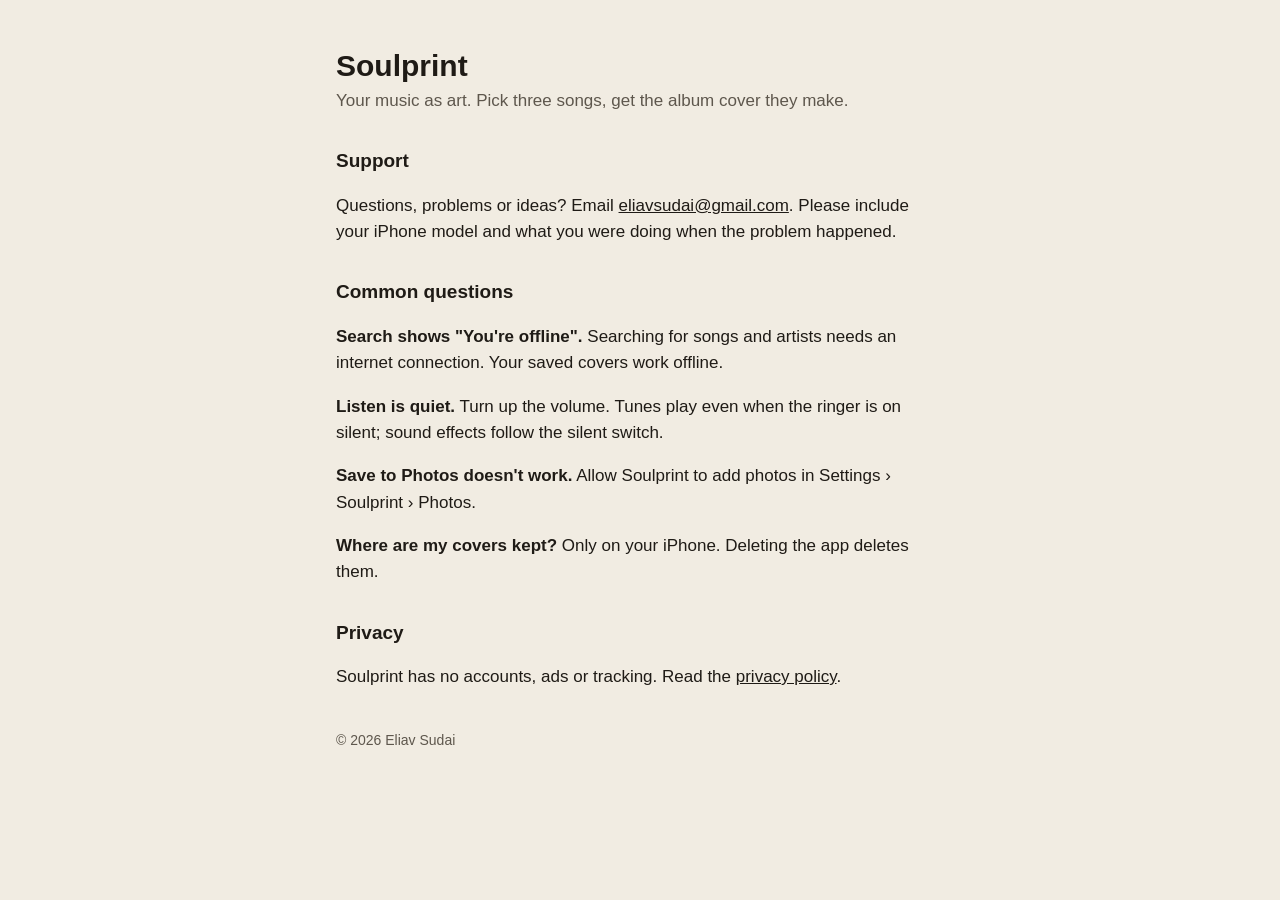
<file: index.html>
<!doctype html>
<html lang="en">
<head>
<meta charset="utf-8">
<meta name="viewport" content="width=device-width, initial-scale=1">
<title>Soulprint Support</title>
<link rel="stylesheet" href="style.css">
</head>
<body>
<main>
  <h1>Soulprint</h1>
  <p class="sub">Your music as art. Pick three songs, get the album cover they make.</p>

  <h2>Support</h2>
  <p>Questions, problems or ideas? Email <a href="mailto:eliavsudai@gmail.com">eliavsudai@gmail.com</a>. Please include your iPhone model and what you were doing when the problem happened.</p>

  <h2>Common questions</h2>
  <p><strong>Search shows "You're offline".</strong> Searching for songs and artists needs an internet connection. Your saved covers work offline.</p>
  <p><strong>Listen is quiet.</strong> Turn up the volume. Tunes play even when the ringer is on silent; sound effects follow the silent switch.</p>
  <p><strong>Save to Photos doesn't work.</strong> Allow Soulprint to add photos in Settings › Soulprint › Photos.</p>
  <p><strong>Where are my covers kept?</strong> Only on your iPhone. Deleting the app deletes them.</p>

  <h2>Privacy</h2>
  <p>Soulprint has no accounts, ads or tracking. Read the <a href="privacy.html">privacy policy</a>.</p>

  <footer>© 2026 Eliav Sudai</footer>
</main>
</body>
</html>
</file>
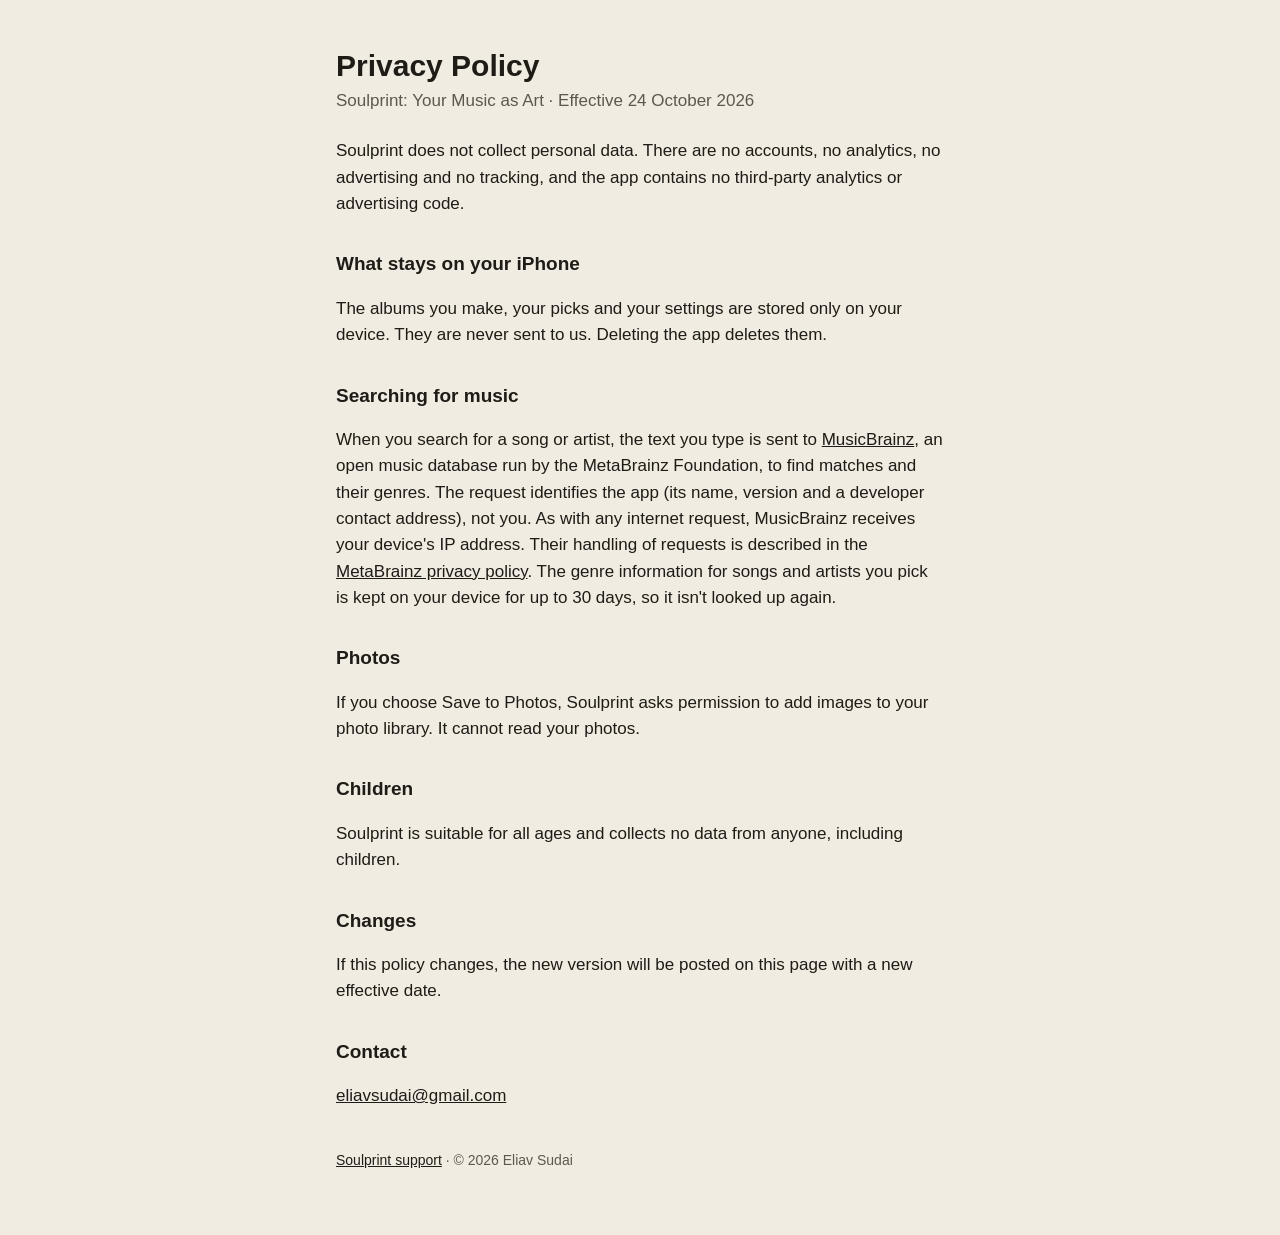
<file: privacy.html>
<!doctype html>
<html lang="en">
<head>
<meta charset="utf-8">
<meta name="viewport" content="width=device-width, initial-scale=1">
<title>Soulprint Privacy Policy</title>
<link rel="stylesheet" href="style.css">
</head>
<body>
<main>
  <h1>Privacy Policy</h1>
  <p class="sub">Soulprint: Your Music as Art · Effective 24 October 2026</p>

  <p>Soulprint does not collect personal data. There are no accounts, no analytics, no advertising and no tracking, and the app contains no third-party analytics or advertising code.</p>

  <h2>What stays on your iPhone</h2>
  <p>The albums you make, your picks and your settings are stored only on your device. They are never sent to us. Deleting the app deletes them.</p>

  <h2>Searching for music</h2>
  <p>When you search for a song or artist, the text you type is sent to <a href="https://musicbrainz.org">MusicBrainz</a>, an open music database run by the MetaBrainz Foundation, to find matches and their genres. The request identifies the app (its name, version and a developer contact address), not you. As with any internet request, MusicBrainz receives your device's IP address. Their handling of requests is described in the <a href="https://metabrainz.org/privacy">MetaBrainz privacy policy</a>. The genre information for songs and artists you pick is kept on your device for up to 30 days, so it isn't looked up again.</p>

  <h2>Photos</h2>
  <p>If you choose Save to Photos, Soulprint asks permission to add images to your photo library. It cannot read your photos.</p>

  <h2>Children</h2>
  <p>Soulprint is suitable for all ages and collects no data from anyone, including children.</p>

  <h2>Changes</h2>
  <p>If this policy changes, the new version will be posted on this page with a new effective date.</p>

  <h2>Contact</h2>
  <p><a href="mailto:eliavsudai@gmail.com">eliavsudai@gmail.com</a></p>

  <footer><a href="index.html">Soulprint support</a> · © 2026 Eliav Sudai</footer>
</main>
</body>
</html>
</file>
<file: style.css>
:root { --paper: #F1ECE2; --ink: #1F1B16; --soft: #5E574D; }
* { box-sizing: border-box; }
body { margin: 0; background: var(--paper); color: var(--ink); font: 17px/1.55 -apple-system, BlinkMacSystemFont, "Helvetica Neue", Arial, sans-serif; }
main { max-width: 640px; margin: 0 auto; padding: 48px 16px 64px; }
h1 { font-size: 30px; line-height: 1.2; margin: 0 0 4px; }
h2 { font-size: 19px; margin: 32px 0 6px; }
p, li { color: var(--ink); }
.sub { color: var(--soft); margin: 0 0 24px; }
a { color: var(--ink); }
footer { margin-top: 40px; color: var(--soft); font-size: 14px; }
</file>
